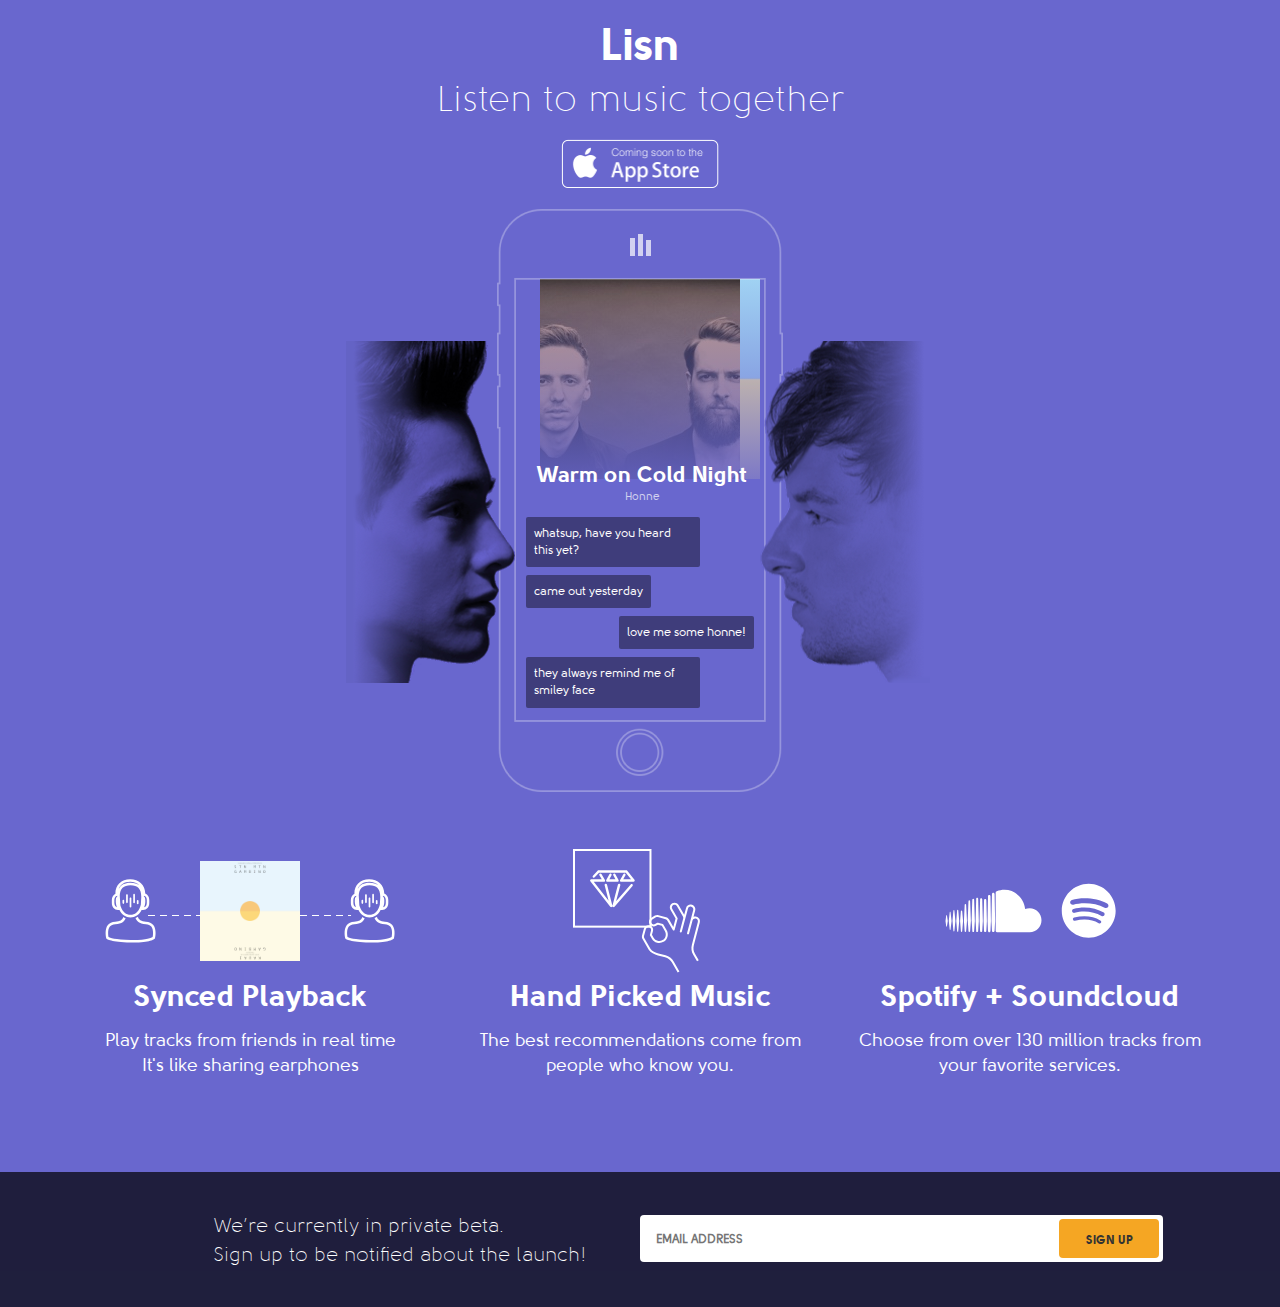
<file: index.html>
<!DOCTYPE html>
<html lang="en">
  <head>
    <meta charset="utf-8">
    <meta http-equiv="X-UA-Compatible" content="IE=edge">
    <meta name="viewport" content="width=device-width, initial-scale=1, maximum-scale=1, user-scalable=no"/>

    <!-- The above 3 meta tags *must* come first in the head; any other head content must come *after* these tags -->
    <title>Lisn - Share music with friends in real time</title>
    <!-- Bootstrap -->
    <link href="css/bootstrap.min.css" rel="stylesheet">
    <link href="css/lisn.css" rel="stylesheet">
    <!-- HTML5 shim and Respond.js for IE8 support of HTML5 elements and media queries -->
    <!-- WARNING: Respond.js doesn't work if you view the page via file:// -->
    <!--[if lt IE 9]>
      <script src="https://oss.maxcdn.com/html5shiv/3.7.2/html5shiv.min.js"></script>
      <script src="https://oss.maxcdn.com/respond/1.4.2/respond.min.js"></script>
    <![endif]-->
    <link rel="stylesheet" href="http://maxcdn.bootstrapcdn.com/bootstrap/3.3.6/css/bootstrap.min.css">
    <link rel="stylesheet" href="fonts/stylesheet.css" type="text/css" charset="utf-8" />
    <script src="http://code.jquery.com/jquery-1.10.2.js"></script>
    <script src="http://maxcdn.bootstrapcdn.com/bootstrap/3.3.6/js/bootstrap.min.js"></script>

   <script>

      $( function(){
        a=5;
        var colors = {
          "purple":"#6967CE",
          "yellow":"#DA9C16",
          "green":"#55BA69",
          "red":"#FD636A"
        };
        colorIndex = 1;
        function myLoop(messageIndex){


            setTimeout(function(){ $('.message').css('top',"+=0");

                      if(messageIndex<16){
                          topMessageHeight=$('#msg'+messageIndex).outerHeight(true);
                          console.log("Message height is " + topMessageHeight + " for index " + messageIndex);
                          offset="-="+topMessageHeight;
                          $('.message').css('top',offset);
                          if (messageIndex==8){
                            colorIndex += 1;
                            $( ".carouse-inner" ).animate({ "margin-left": "-=200px" },200);
                            $('#lisn').css("background",colors["yellow"]);
                            $('.carouse ').css("background","linear-gradient(transparent,#DA9C16)");
                            $('#msgboard').css("background",colors["yellow"]);
                            $('#msgboard').css("border-top","none");
                            $('#imgr1').css('opacity','0');
                            $('#imgr2').css('opacity','1');
                            $('#img1').css('opacity','0');
                            $('#img2').css('opacity','1');
                            $('#imgleft').css("margin-left","-114px");
                          }
                          else if (messageIndex==11){
                            colorIndex += 1;
                            $( ".carouse-inner" ).animate({ "margin-left": "-=200px" },200);
                            $('#lisn').css("background",colors["green"]);
                            $('.carouse').css("background","linear-gradient(transparent,#55BA69)");
                            $('#msgboard').css("background",colors["green"]);
                            $('#msgboard').css("border-top","none");
                            $('#imgr2').css('opacity','0');
                            $('#imgr3').css('opacity','1');
                            $('#img2').css('opacity','0');
                            $('#img3').css('opacity','1');
                            $('#imgleft').css("margin-left","-114px");
                          }
                          else if (messageIndex==14){
                            colorIndex += 1;
                            $( ".carouse-inner" ).animate({ "margin-left": "-=200px" },200);
                            $('#lisn').css("background",colors["red"]);
                            $('.carouse').css("background","linear-gradient(transparent,#FD636A)");
                            $('#msgboard').css("background",colors["red"]);
                            $('#msgboard').css("border-top","none");
                            $('#imgr3').css('opacity','0');
                            $('#imgr4').css('opacity','1');
                            $('#img3').css('opacity','0');
                            $('#img4').css('opacity','1');
                            $('#imgleft').css("margin-left","-114px");
                          }
                          $('#song' + (colorIndex-1)).css('opacity','0');
                          $('#artist'+ (colorIndex-1)).css('opacity','0');
                          $('#song' + colorIndex).css('opacity','1');
                          $('#artist' + colorIndex).css('opacity','0.7');
                          myLoop(messageIndex+1);
                        }
                        else if (messageIndex==16){
                            $('.message').animate({"top":"+=450px"},200);
                            $('#song' + colorIndex).css('opacity','0');
                            $('#artist' + colorIndex).css('opacity','0');
                            $('#song' + 1).css('opacity','1');
                            $('#artist' + 1).css('opacity','0.7');
                            $( ".carouse-inner" ).animate({ "margin-left": "+=600px" },200);
                            $('#lisn').css("background",colors["purple"]);
                            $('.carouse ').css("background","linear-gradient(transparent,#6967CE)");
                            $('#msgboard').css("background",colors["purple"]);
                            $('#msgboard').css("border-top","none");
                            $('#imgr4').css('opacity','0');
                            $('#imgr1').css('opacity','1');
                            $('#img4').css('opacity','0');
                            $('#img1').css('opacity','1');
                            $('#imgleft').css("margin-left","-114px");
                            colorIndex = 1;
                            myLoop(5);
                        }

                    },2000);
                      }

              myLoop(a);
      });
    </script>

    <script>
    $(function() {
        var $body = $(document);
        $body.bind('scroll', function() {
            if ($body.scrollLeft() !== 0) {
                $body.scrollLeft(0);
            }
        });
    });
    </script>
  </head>
  <body id="lisn">

      <div class="container">

        <div class="row">
          <div class="col-lg-12 col-md-12 col-sm-12 col-xs-12">
              <center> <h1 id="lisnTitle">Lisn</h1> <h2 id="Tagline">Listen to music together</h2> </center>
          </div>
        </div>

        <div class="row">
          <div class="col-lg-12 col-md-12 col-sm-12 col-xs-12">
              <center> <img src="images/app_store@2x.png" class="img-responsive" width="158px" style="margin:10px 0px 20px 0px"></center>
          </div>
        </div>

        <div class="row">
          <div class="col-lg-4 col-sm-2 col-md-3 ">
          </div>

          <div class="col-lg-4 col-sm-8 col-md-6 maincontent">
              <div class="bg" id="iphone">
                <center><img src="images/iphone@2x1.png" class="img-responsive" width="286px"></center>
              </div>
              <div id="dots"><div class="animated playing"></div></div>

              <div class="bg" id="img-contain">
              <div id="imgleft">
                <img id="img1" src="images/purple_left.png"  class="img-responsive" width="170px">
                <img id="img2" src="images/yellow_left.png"  class="img-responsive" width="170px">
                <img id="img3" src="images/green_left.png"   class="img-responsive" width="170px" >
                <img id="img4" src="images/red_left.png"     class="img-responsive" width="170px" >
              </div>

              <div id="imgright">
                <img id="imgr1" src="images/purple_right.png" width="170px">
                <img id="imgr2" src="images/yellow_right.png" width="170px">
                <img id="imgr3" src="images/green_right.png"  width="170px">
                <img id="imgr4" src="images/red_right.png"    width="170px">
              </div>
              </div>

              <div class="carouse">
                <div class="song"   id="song1">Warm on Cold Night</div>
                <div class="artist" id="artist1">Honne</div>
                <div class="song"   id="song2">CAMP</div>
                <div class="artist" id="artist2" >Childish Gambino</div>
                <div class="song"   id="song3">What Kind Of Man</div>
                <div class="artist" id="artist3">Nicholas Jaar</div>
                <div class="song"   id="song4">Step & Stagger</div>
                <div class="artist" id="artist4">Murlocs</div>

              <div class="carouse-inner">
                  <div class="pic" style="margin-left:0px;" >
                      <img src="images/art1.jpg"class="img-responsive" >
                  </div>

                  <div class="pic" style="margin-left:0px;">
                    <img src="images/art2.jpg" class="img-responsive">
                  </div>

                  <div class="pic" style="margin-left:0px;">
                    <img src="images/art3.jpg" clas="img-responsive">
                  </div>

                  <div class="pic" style="margin-left:0px;  ">
                    <img src="images/art4.jpg"class="img-responsive" >
                  </div>
              </div>

          </div>

              <div id="msgboard">

                  <div class="message ui-widget-content ui-corner-all received"  id="msg1">
                    whatsup, have you heard this yet?
                  </div>

                  <div class="message ui-widget-content ui-corner-all received"  id="msg2">
                  came out yesterday
                  </div>

                  <div class="message ui-widget-content ui-corner-all sent"  id="msg3">
                  love me some honne!
                  </div>

                  <div class="message ui-widget-content ui-corner-all received"  id="msg4">
                  they always remind me of smiley face
                  </div>

                  <div class="message ui-widget-content ui-corner-all sent"  id="msg5">
                  this is my favourite gambino track
                  </div>

                  <div class="message ui-widget-content ui-corner-all sent"  id="msg6">
                  I love this track. CAMP. The whole album is pretty dope
                  </div>

                  <div class="message ui-widget-content ui-corner-all sent"  id="msg7">
                  Have you seen his TV show though
                  </div>

                  <div class="message ui-widget-content ui-corner-all sent"  id="msg8">
                  Community? Yeah its hilarious haha
                  </div>

                  <div class="message ui-widget-content ui-corner-all received"  id="msg9">
                  i’ve been playing this on repeat for the last three days  teeth face
                  </div>

                  <div class="message ui-widget-content ui-corner-all received"  id="msg10">
                  #jaar kills it again
                  </div>

                  <div class="message ui-widget-content ui-corner-all received"  id="msg11">
                  his beats are so tribal
                  </div>

                  <div class="message ui-widget-content ui-corner-all sent"  id="msg12">
                  I’m gonna make everyone Lisn to this
                </div>
        </div>


            </div>

          <div class="col-lg-4 col-sm-2 col-md-3">
          </div>
        </div>
        <div class="row features-row">
          <div class="col-md-4 col-sm-12 feature">
            <div class="feature-image">
              <img src="./images/tile1.svg">
            </div>
            <div class="feature-description">
              <p class="feature-title">
                Synced Playback
              </p>
              <p class="feature-description">
                Play tracks from friends in real time<br>It's like sharing earphones
              </p>
            </div>
          </div>
          <div class="col-md-4 col-sm-12 feature">
            <div class="feature-image">
              <img src="./images/tile2.svg">
            </div>
            <div class="feature-description">
              <p class="feature-title">
                Hand Picked Music
              </p>
              <p class="feature-description">
                The best recommendations come from people who know you.
              </p>
            </div>
          </div>
          <div class="col-md-4 col-sm-12 feature">
            <div class="feature-image">
              <img src="./images/tile3.svg">
            </div>
            <div class="feature-description">
              <p class="feature-title">
                Spotify + Soundcloud
              </p>
              <p class="feature-description">
                Choose from over 130 million tracks from your favorite services.
              </p>
            </div>
          </div>
        </div>
      </div>
      <div class="container-fluid">
        <div  class="row" id="foot1">

          <div id="beta" class="col-lg-6 col-md-6 col-sm-6 col-xs-12">
            <div id="betaText"> We’re currently in private beta.<br>
                      Sign up to be notified about the launch!</div>
          </div>

          <div id="beta-signup" class="col-lg-6 col-md-6  col-sm-6 col-xs-12">
              <div id="inpt">  <input type="text" id="email" placeholder="EMAIL ADDRESS" >
            <button type="button" id="signup" class="btn btn-default">SIGN UP</button></div>
          </div>
        </div>

      </div>

      <!-- jQuery (necessary for Bootstrap's JavaScript plugins) -->
      <script src="https://ajax.googleapis.com/ajax/libs/jquery/1.11.3/jquery.min.js"></script>
      <!-- Include all compiled plugins (below), or include individual files as needed -->
      <script src="js/bootstrap.min.js"></script>
  </body>
</html>
</file>
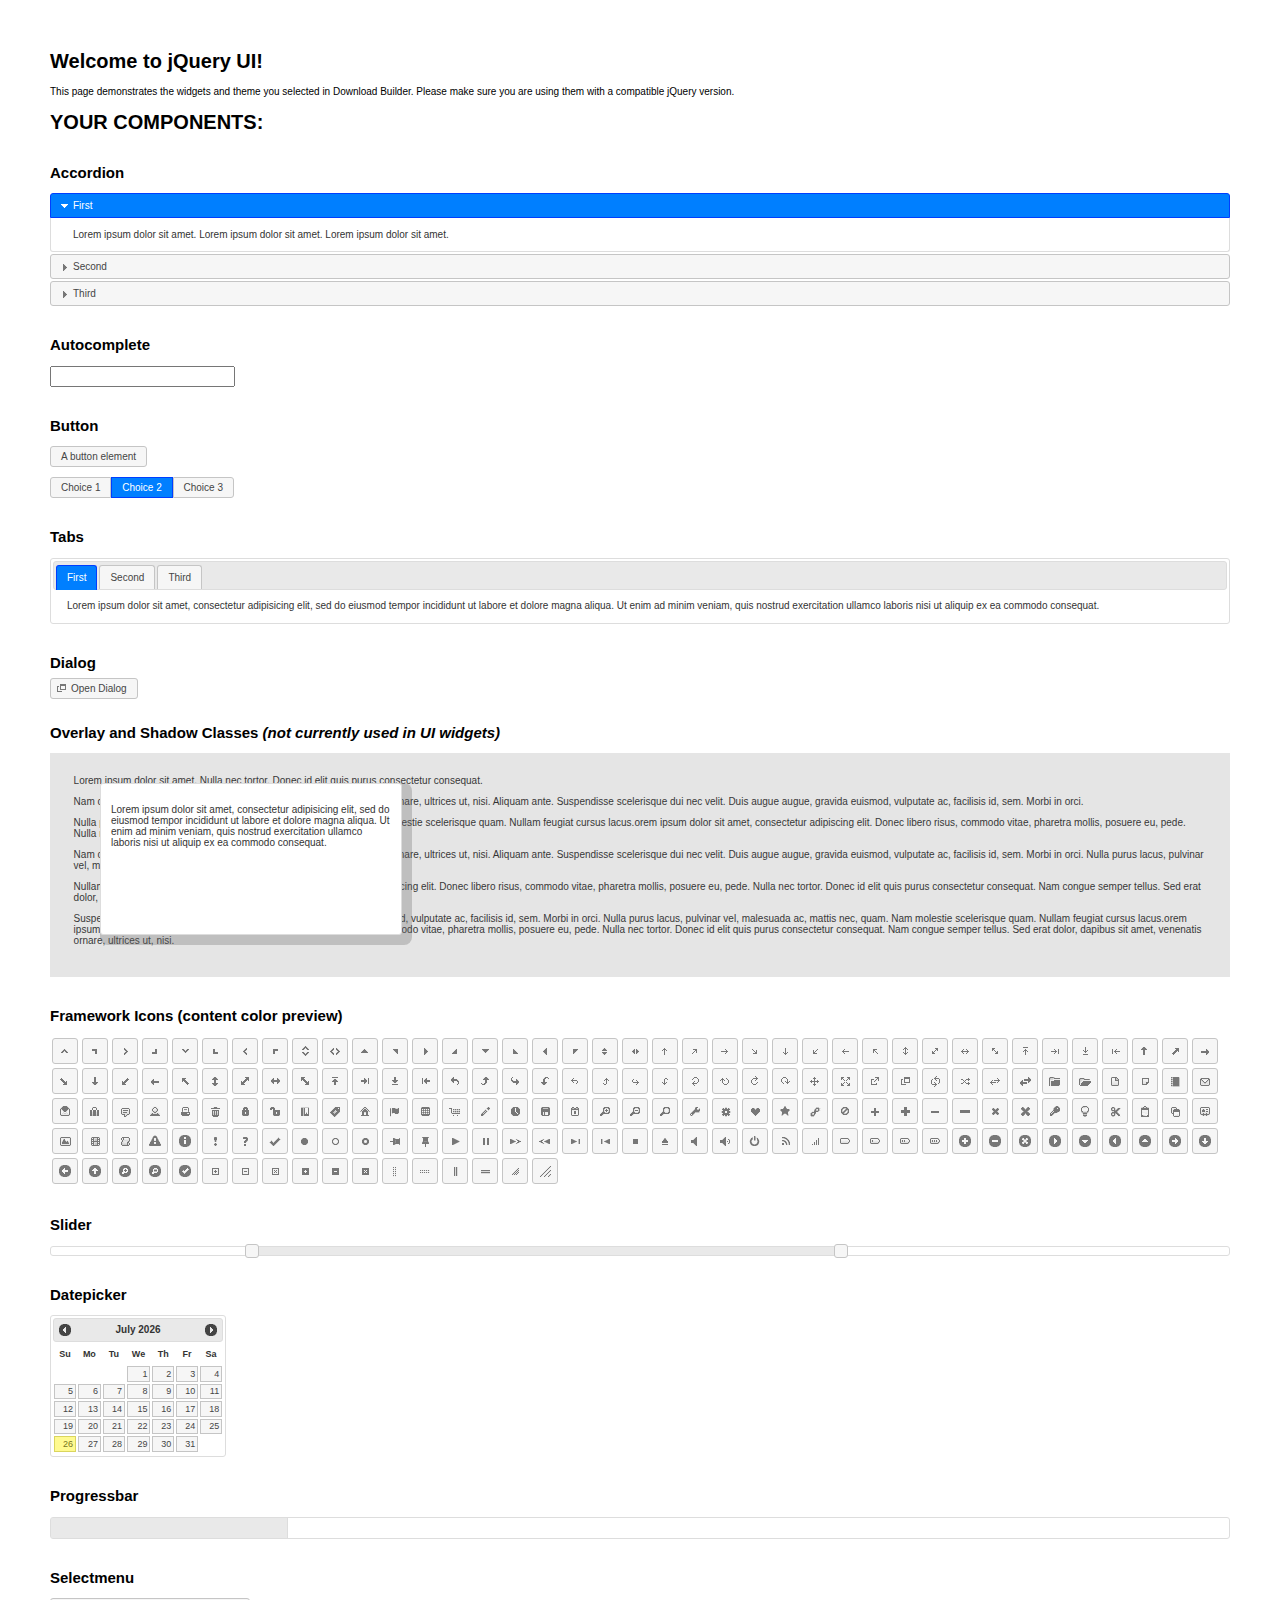
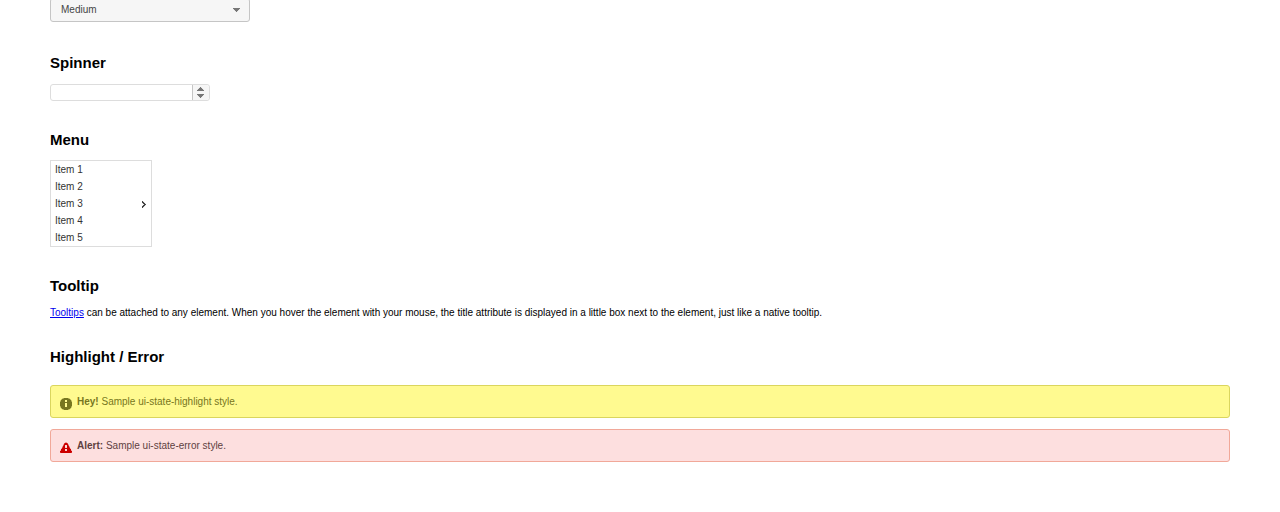
<file: js/jquery-ui-1.11.4.custom/index.html>
<!doctype html>
<html lang="us">
<head>
	<meta charset="utf-8">
	<title>jQuery UI Example Page</title>
	<link href="jquery-ui.css" rel="stylesheet">
	<style>
	body{
		font: 62.5% "Trebuchet MS", sans-serif;
		margin: 50px;
	}
	.demoHeaders {
		margin-top: 2em;
	}
	#dialog-link {
		padding: .4em 1em .4em 20px;
		text-decoration: none;
		position: relative;
	}
	#dialog-link span.ui-icon {
		margin: 0 5px 0 0;
		position: absolute;
		left: .2em;
		top: 50%;
		margin-top: -8px;
	}
	#icons {
		margin: 0;
		padding: 0;
	}
	#icons li {
		margin: 2px;
		position: relative;
		padding: 4px 0;
		cursor: pointer;
		float: left;
		list-style: none;
	}
	#icons span.ui-icon {
		float: left;
		margin: 0 4px;
	}
	.fakewindowcontain .ui-widget-overlay {
		position: absolute;
	}
	select {
		width: 200px;
	}
	</style>
</head>
<body>

<h1>Welcome to jQuery UI!</h1>

<div class="ui-widget">
	<p>This page demonstrates the widgets and theme you selected in Download Builder. Please make sure you are using them with a compatible jQuery version.</p>
</div>

<h1>YOUR COMPONENTS:</h1>


<!-- Accordion -->
<h2 class="demoHeaders">Accordion</h2>
<div id="accordion">
	<h3>First</h3>
	<div>Lorem ipsum dolor sit amet. Lorem ipsum dolor sit amet. Lorem ipsum dolor sit amet.</div>
	<h3>Second</h3>
	<div>Phasellus mattis tincidunt nibh.</div>
	<h3>Third</h3>
	<div>Nam dui erat, auctor a, dignissim quis.</div>
</div>



<!-- Autocomplete -->
<h2 class="demoHeaders">Autocomplete</h2>
<div>
	<input id="autocomplete" title="type &quot;a&quot;">
</div>



<!-- Button -->
<h2 class="demoHeaders">Button</h2>
<button id="button">A button element</button>
<form style="margin-top: 1em;">
	<div id="radioset">
		<input type="radio" id="radio1" name="radio"><label for="radio1">Choice 1</label>
		<input type="radio" id="radio2" name="radio" checked="checked"><label for="radio2">Choice 2</label>
		<input type="radio" id="radio3" name="radio"><label for="radio3">Choice 3</label>
	</div>
</form>



<!-- Tabs -->
<h2 class="demoHeaders">Tabs</h2>
<div id="tabs">
	<ul>
		<li><a href="#tabs-1">First</a></li>
		<li><a href="#tabs-2">Second</a></li>
		<li><a href="#tabs-3">Third</a></li>
	</ul>
	<div id="tabs-1">Lorem ipsum dolor sit amet, consectetur adipisicing elit, sed do eiusmod tempor incididunt ut labore et dolore magna aliqua. Ut enim ad minim veniam, quis nostrud exercitation ullamco laboris nisi ut aliquip ex ea commodo consequat.</div>
	<div id="tabs-2">Phasellus mattis tincidunt nibh. Cras orci urna, blandit id, pretium vel, aliquet ornare, felis. Maecenas scelerisque sem non nisl. Fusce sed lorem in enim dictum bibendum.</div>
	<div id="tabs-3">Nam dui erat, auctor a, dignissim quis, sollicitudin eu, felis. Pellentesque nisi urna, interdum eget, sagittis et, consequat vestibulum, lacus. Mauris porttitor ullamcorper augue.</div>
</div>



<!-- Dialog NOTE: Dialog is not generated by UI in this demo so it can be visually styled in themeroller-->
<h2 class="demoHeaders">Dialog</h2>
<p><a href="#" id="dialog-link" class="ui-state-default ui-corner-all"><span class="ui-icon ui-icon-newwin"></span>Open Dialog</a></p>

<h2 class="demoHeaders">Overlay and Shadow Classes <em>(not currently used in UI widgets)</em></h2>
<div style="position: relative; width: 96%; height: 200px; padding:1% 2%; overflow:hidden;" class="fakewindowcontain">
	<p>Lorem ipsum dolor sit amet,  Nulla nec tortor. Donec id elit quis purus consectetur consequat. </p><p>Nam congue semper tellus. Sed erat dolor, dapibus sit amet, venenatis ornare, ultrices ut, nisi. Aliquam ante. Suspendisse scelerisque dui nec velit. Duis augue augue, gravida euismod, vulputate ac, facilisis id, sem. Morbi in orci. </p><p>Nulla purus lacus, pulvinar vel, malesuada ac, mattis nec, quam. Nam molestie scelerisque quam. Nullam feugiat cursus lacus.orem ipsum dolor sit amet, consectetur adipiscing elit. Donec libero risus, commodo vitae, pharetra mollis, posuere eu, pede. Nulla nec tortor. Donec id elit quis purus consectetur consequat. </p><p>Nam congue semper tellus. Sed erat dolor, dapibus sit amet, venenatis ornare, ultrices ut, nisi. Aliquam ante. Suspendisse scelerisque dui nec velit. Duis augue augue, gravida euismod, vulputate ac, facilisis id, sem. Morbi in orci. Nulla purus lacus, pulvinar vel, malesuada ac, mattis nec, quam. Nam molestie scelerisque quam. </p><p>Nullam feugiat cursus lacus.orem ipsum dolor sit amet, consectetur adipiscing elit. Donec libero risus, commodo vitae, pharetra mollis, posuere eu, pede. Nulla nec tortor. Donec id elit quis purus consectetur consequat. Nam congue semper tellus. Sed erat dolor, dapibus sit amet, venenatis ornare, ultrices ut, nisi. Aliquam ante. </p><p>Suspendisse scelerisque dui nec velit. Duis augue augue, gravida euismod, vulputate ac, facilisis id, sem. Morbi in orci. Nulla purus lacus, pulvinar vel, malesuada ac, mattis nec, quam. Nam molestie scelerisque quam. Nullam feugiat cursus lacus.orem ipsum dolor sit amet, consectetur adipiscing elit. Donec libero risus, commodo vitae, pharetra mollis, posuere eu, pede. Nulla nec tortor. Donec id elit quis purus consectetur consequat. Nam congue semper tellus. Sed erat dolor, dapibus sit amet, venenatis ornare, ultrices ut, nisi. </p>

	<!-- ui-dialog -->
	<div class="ui-overlay"><div class="ui-widget-overlay"></div><div class="ui-widget-shadow ui-corner-all" style="width: 302px; height: 152px; position: absolute; left: 50px; top: 30px;"></div></div>
	<div style="position: absolute; width: 280px; height: 130px;left: 50px; top: 30px; padding: 10px;" class="ui-widget ui-widget-content ui-corner-all">
		<div class="ui-dialog-content ui-widget-content" style="background: none; border: 0;">
			<p>Lorem ipsum dolor sit amet, consectetur adipisicing elit, sed do eiusmod tempor incididunt ut labore et dolore magna aliqua. Ut enim ad minim veniam, quis nostrud exercitation ullamco laboris nisi ut aliquip ex ea commodo consequat.</p>
		</div>
	</div>

</div>

<!-- ui-dialog -->
<div id="dialog" title="Dialog Title">
	<p>Lorem ipsum dolor sit amet, consectetur adipisicing elit, sed do eiusmod tempor incididunt ut labore et dolore magna aliqua. Ut enim ad minim veniam, quis nostrud exercitation ullamco laboris nisi ut aliquip ex ea commodo consequat.</p>
</div>



<h2 class="demoHeaders">Framework Icons (content color preview)</h2>
<ul id="icons" class="ui-widget ui-helper-clearfix">
	<li class="ui-state-default ui-corner-all" title=".ui-icon-carat-1-n"><span class="ui-icon ui-icon-carat-1-n"></span></li>
	<li class="ui-state-default ui-corner-all" title=".ui-icon-carat-1-ne"><span class="ui-icon ui-icon-carat-1-ne"></span></li>
	<li class="ui-state-default ui-corner-all" title=".ui-icon-carat-1-e"><span class="ui-icon ui-icon-carat-1-e"></span></li>
	<li class="ui-state-default ui-corner-all" title=".ui-icon-carat-1-se"><span class="ui-icon ui-icon-carat-1-se"></span></li>
	<li class="ui-state-default ui-corner-all" title=".ui-icon-carat-1-s"><span class="ui-icon ui-icon-carat-1-s"></span></li>
	<li class="ui-state-default ui-corner-all" title=".ui-icon-carat-1-sw"><span class="ui-icon ui-icon-carat-1-sw"></span></li>
	<li class="ui-state-default ui-corner-all" title=".ui-icon-carat-1-w"><span class="ui-icon ui-icon-carat-1-w"></span></li>
	<li class="ui-state-default ui-corner-all" title=".ui-icon-carat-1-nw"><span class="ui-icon ui-icon-carat-1-nw"></span></li>
	<li class="ui-state-default ui-corner-all" title=".ui-icon-carat-2-n-s"><span class="ui-icon ui-icon-carat-2-n-s"></span></li>
	<li class="ui-state-default ui-corner-all" title=".ui-icon-carat-2-e-w"><span class="ui-icon ui-icon-carat-2-e-w"></span></li>
	<li class="ui-state-default ui-corner-all" title=".ui-icon-triangle-1-n"><span class="ui-icon ui-icon-triangle-1-n"></span></li>
	<li class="ui-state-default ui-corner-all" title=".ui-icon-triangle-1-ne"><span class="ui-icon ui-icon-triangle-1-ne"></span></li>
	<li class="ui-state-default ui-corner-all" title=".ui-icon-triangle-1-e"><span class="ui-icon ui-icon-triangle-1-e"></span></li>
	<li class="ui-state-default ui-corner-all" title=".ui-icon-triangle-1-se"><span class="ui-icon ui-icon-triangle-1-se"></span></li>
	<li class="ui-state-default ui-corner-all" title=".ui-icon-triangle-1-s"><span class="ui-icon ui-icon-triangle-1-s"></span></li>
	<li class="ui-state-default ui-corner-all" title=".ui-icon-triangle-1-sw"><span class="ui-icon ui-icon-triangle-1-sw"></span></li>
	<li class="ui-state-default ui-corner-all" title=".ui-icon-triangle-1-w"><span class="ui-icon ui-icon-triangle-1-w"></span></li>
	<li class="ui-state-default ui-corner-all" title=".ui-icon-triangle-1-nw"><span class="ui-icon ui-icon-triangle-1-nw"></span></li>
	<li class="ui-state-default ui-corner-all" title=".ui-icon-triangle-2-n-s"><span class="ui-icon ui-icon-triangle-2-n-s"></span></li>
	<li class="ui-state-default ui-corner-all" title=".ui-icon-triangle-2-e-w"><span class="ui-icon ui-icon-triangle-2-e-w"></span></li>
	<li class="ui-state-default ui-corner-all" title=".ui-icon-arrow-1-n"><span class="ui-icon ui-icon-arrow-1-n"></span></li>
	<li class="ui-state-default ui-corner-all" title=".ui-icon-arrow-1-ne"><span class="ui-icon ui-icon-arrow-1-ne"></span></li>
	<li class="ui-state-default ui-corner-all" title=".ui-icon-arrow-1-e"><span class="ui-icon ui-icon-arrow-1-e"></span></li>
	<li class="ui-state-default ui-corner-all" title=".ui-icon-arrow-1-se"><span class="ui-icon ui-icon-arrow-1-se"></span></li>
	<li class="ui-state-default ui-corner-all" title=".ui-icon-arrow-1-s"><span class="ui-icon ui-icon-arrow-1-s"></span></li>
	<li class="ui-state-default ui-corner-all" title=".ui-icon-arrow-1-sw"><span class="ui-icon ui-icon-arrow-1-sw"></span></li>
	<li class="ui-state-default ui-corner-all" title=".ui-icon-arrow-1-w"><span class="ui-icon ui-icon-arrow-1-w"></span></li>
	<li class="ui-state-default ui-corner-all" title=".ui-icon-arrow-1-nw"><span class="ui-icon ui-icon-arrow-1-nw"></span></li>
	<li class="ui-state-default ui-corner-all" title=".ui-icon-arrow-2-n-s"><span class="ui-icon ui-icon-arrow-2-n-s"></span></li>
	<li class="ui-state-default ui-corner-all" title=".ui-icon-arrow-2-ne-sw"><span class="ui-icon ui-icon-arrow-2-ne-sw"></span></li>
	<li class="ui-state-default ui-corner-all" title=".ui-icon-arrow-2-e-w"><span class="ui-icon ui-icon-arrow-2-e-w"></span></li>
	<li class="ui-state-default ui-corner-all" title=".ui-icon-arrow-2-se-nw"><span class="ui-icon ui-icon-arrow-2-se-nw"></span></li>
	<li class="ui-state-default ui-corner-all" title=".ui-icon-arrowstop-1-n"><span class="ui-icon ui-icon-arrowstop-1-n"></span></li>
	<li class="ui-state-default ui-corner-all" title=".ui-icon-arrowstop-1-e"><span class="ui-icon ui-icon-arrowstop-1-e"></span></li>
	<li class="ui-state-default ui-corner-all" title=".ui-icon-arrowstop-1-s"><span class="ui-icon ui-icon-arrowstop-1-s"></span></li>
	<li class="ui-state-default ui-corner-all" title=".ui-icon-arrowstop-1-w"><span class="ui-icon ui-icon-arrowstop-1-w"></span></li>
	<li class="ui-state-default ui-corner-all" title=".ui-icon-arrowthick-1-n"><span class="ui-icon ui-icon-arrowthick-1-n"></span></li>
	<li class="ui-state-default ui-corner-all" title=".ui-icon-arrowthick-1-ne"><span class="ui-icon ui-icon-arrowthick-1-ne"></span></li>
	<li class="ui-state-default ui-corner-all" title=".ui-icon-arrowthick-1-e"><span class="ui-icon ui-icon-arrowthick-1-e"></span></li>
	<li class="ui-state-default ui-corner-all" title=".ui-icon-arrowthick-1-se"><span class="ui-icon ui-icon-arrowthick-1-se"></span></li>
	<li class="ui-state-default ui-corner-all" title=".ui-icon-arrowthick-1-s"><span class="ui-icon ui-icon-arrowthick-1-s"></span></li>
	<li class="ui-state-default ui-corner-all" title=".ui-icon-arrowthick-1-sw"><span class="ui-icon ui-icon-arrowthick-1-sw"></span></li>
	<li class="ui-state-default ui-corner-all" title=".ui-icon-arrowthick-1-w"><span class="ui-icon ui-icon-arrowthick-1-w"></span></li>
	<li class="ui-state-default ui-corner-all" title=".ui-icon-arrowthick-1-nw"><span class="ui-icon ui-icon-arrowthick-1-nw"></span></li>
	<li class="ui-state-default ui-corner-all" title=".ui-icon-arrowthick-2-n-s"><span class="ui-icon ui-icon-arrowthick-2-n-s"></span></li>
	<li class="ui-state-default ui-corner-all" title=".ui-icon-arrowthick-2-ne-sw"><span class="ui-icon ui-icon-arrowthick-2-ne-sw"></span></li>
	<li class="ui-state-default ui-corner-all" title=".ui-icon-arrowthick-2-e-w"><span class="ui-icon ui-icon-arrowthick-2-e-w"></span></li>
	<li class="ui-state-default ui-corner-all" title=".ui-icon-arrowthick-2-se-nw"><span class="ui-icon ui-icon-arrowthick-2-se-nw"></span></li>
	<li class="ui-state-default ui-corner-all" title=".ui-icon-arrowthickstop-1-n"><span class="ui-icon ui-icon-arrowthickstop-1-n"></span></li>
	<li class="ui-state-default ui-corner-all" title=".ui-icon-arrowthickstop-1-e"><span class="ui-icon ui-icon-arrowthickstop-1-e"></span></li>
	<li class="ui-state-default ui-corner-all" title=".ui-icon-arrowthickstop-1-s"><span class="ui-icon ui-icon-arrowthickstop-1-s"></span></li>
	<li class="ui-state-default ui-corner-all" title=".ui-icon-arrowthickstop-1-w"><span class="ui-icon ui-icon-arrowthickstop-1-w"></span></li>
	<li class="ui-state-default ui-corner-all" title=".ui-icon-arrowreturnthick-1-w"><span class="ui-icon ui-icon-arrowreturnthick-1-w"></span></li>
	<li class="ui-state-default ui-corner-all" title=".ui-icon-arrowreturnthick-1-n"><span class="ui-icon ui-icon-arrowreturnthick-1-n"></span></li>
	<li class="ui-state-default ui-corner-all" title=".ui-icon-arrowreturnthick-1-e"><span class="ui-icon ui-icon-arrowreturnthick-1-e"></span></li>
	<li class="ui-state-default ui-corner-all" title=".ui-icon-arrowreturnthick-1-s"><span class="ui-icon ui-icon-arrowreturnthick-1-s"></span></li>
	<li class="ui-state-default ui-corner-all" title=".ui-icon-arrowreturn-1-w"><span class="ui-icon ui-icon-arrowreturn-1-w"></span></li>
	<li class="ui-state-default ui-corner-all" title=".ui-icon-arrowreturn-1-n"><span class="ui-icon ui-icon-arrowreturn-1-n"></span></li>
	<li class="ui-state-default ui-corner-all" title=".ui-icon-arrowreturn-1-e"><span class="ui-icon ui-icon-arrowreturn-1-e"></span></li>
	<li class="ui-state-default ui-corner-all" title=".ui-icon-arrowreturn-1-s"><span class="ui-icon ui-icon-arrowreturn-1-s"></span></li>
	<li class="ui-state-default ui-corner-all" title=".ui-icon-arrowrefresh-1-w"><span class="ui-icon ui-icon-arrowrefresh-1-w"></span></li>
	<li class="ui-state-default ui-corner-all" title=".ui-icon-arrowrefresh-1-n"><span class="ui-icon ui-icon-arrowrefresh-1-n"></span></li>
	<li class="ui-state-default ui-corner-all" title=".ui-icon-arrowrefresh-1-e"><span class="ui-icon ui-icon-arrowrefresh-1-e"></span></li>
	<li class="ui-state-default ui-corner-all" title=".ui-icon-arrowrefresh-1-s"><span class="ui-icon ui-icon-arrowrefresh-1-s"></span></li>
	<li class="ui-state-default ui-corner-all" title=".ui-icon-arrow-4"><span class="ui-icon ui-icon-arrow-4"></span></li>
	<li class="ui-state-default ui-corner-all" title=".ui-icon-arrow-4-diag"><span class="ui-icon ui-icon-arrow-4-diag"></span></li>
	<li class="ui-state-default ui-corner-all" title=".ui-icon-extlink"><span class="ui-icon ui-icon-extlink"></span></li>
	<li class="ui-state-default ui-corner-all" title=".ui-icon-newwin"><span class="ui-icon ui-icon-newwin"></span></li>
	<li class="ui-state-default ui-corner-all" title=".ui-icon-refresh"><span class="ui-icon ui-icon-refresh"></span></li>
	<li class="ui-state-default ui-corner-all" title=".ui-icon-shuffle"><span class="ui-icon ui-icon-shuffle"></span></li>
	<li class="ui-state-default ui-corner-all" title=".ui-icon-transfer-e-w"><span class="ui-icon ui-icon-transfer-e-w"></span></li>
	<li class="ui-state-default ui-corner-all" title=".ui-icon-transferthick-e-w"><span class="ui-icon ui-icon-transferthick-e-w"></span></li>
	<li class="ui-state-default ui-corner-all" title=".ui-icon-folder-collapsed"><span class="ui-icon ui-icon-folder-collapsed"></span></li>
	<li class="ui-state-default ui-corner-all" title=".ui-icon-folder-open"><span class="ui-icon ui-icon-folder-open"></span></li>
	<li class="ui-state-default ui-corner-all" title=".ui-icon-document"><span class="ui-icon ui-icon-document"></span></li>
	<li class="ui-state-default ui-corner-all" title=".ui-icon-document-b"><span class="ui-icon ui-icon-document-b"></span></li>
	<li class="ui-state-default ui-corner-all" title=".ui-icon-note"><span class="ui-icon ui-icon-note"></span></li>
	<li class="ui-state-default ui-corner-all" title=".ui-icon-mail-closed"><span class="ui-icon ui-icon-mail-closed"></span></li>
	<li class="ui-state-default ui-corner-all" title=".ui-icon-mail-open"><span class="ui-icon ui-icon-mail-open"></span></li>
	<li class="ui-state-default ui-corner-all" title=".ui-icon-suitcase"><span class="ui-icon ui-icon-suitcase"></span></li>
	<li class="ui-state-default ui-corner-all" title=".ui-icon-comment"><span class="ui-icon ui-icon-comment"></span></li>
	<li class="ui-state-default ui-corner-all" title=".ui-icon-person"><span class="ui-icon ui-icon-person"></span></li>
	<li class="ui-state-default ui-corner-all" title=".ui-icon-print"><span class="ui-icon ui-icon-print"></span></li>
	<li class="ui-state-default ui-corner-all" title=".ui-icon-trash"><span class="ui-icon ui-icon-trash"></span></li>
	<li class="ui-state-default ui-corner-all" title=".ui-icon-locked"><span class="ui-icon ui-icon-locked"></span></li>
	<li class="ui-state-default ui-corner-all" title=".ui-icon-unlocked"><span class="ui-icon ui-icon-unlocked"></span></li>
	<li class="ui-state-default ui-corner-all" title=".ui-icon-bookmark"><span class="ui-icon ui-icon-bookmark"></span></li>
	<li class="ui-state-default ui-corner-all" title=".ui-icon-tag"><span class="ui-icon ui-icon-tag"></span></li>
	<li class="ui-state-default ui-corner-all" title=".ui-icon-home"><span class="ui-icon ui-icon-home"></span></li>
	<li class="ui-state-default ui-corner-all" title=".ui-icon-flag"><span class="ui-icon ui-icon-flag"></span></li>
	<li class="ui-state-default ui-corner-all" title=".ui-icon-calculator"><span class="ui-icon ui-icon-calculator"></span></li>
	<li class="ui-state-default ui-corner-all" title=".ui-icon-cart"><span class="ui-icon ui-icon-cart"></span></li>
	<li class="ui-state-default ui-corner-all" title=".ui-icon-pencil"><span class="ui-icon ui-icon-pencil"></span></li>
	<li class="ui-state-default ui-corner-all" title=".ui-icon-clock"><span class="ui-icon ui-icon-clock"></span></li>
	<li class="ui-state-default ui-corner-all" title=".ui-icon-disk"><span class="ui-icon ui-icon-disk"></span></li>
	<li class="ui-state-default ui-corner-all" title=".ui-icon-calendar"><span class="ui-icon ui-icon-calendar"></span></li>
	<li class="ui-state-default ui-corner-all" title=".ui-icon-zoomin"><span class="ui-icon ui-icon-zoomin"></span></li>
	<li class="ui-state-default ui-corner-all" title=".ui-icon-zoomout"><span class="ui-icon ui-icon-zoomout"></span></li>
	<li class="ui-state-default ui-corner-all" title=".ui-icon-search"><span class="ui-icon ui-icon-search"></span></li>
	<li class="ui-state-default ui-corner-all" title=".ui-icon-wrench"><span class="ui-icon ui-icon-wrench"></span></li>
	<li class="ui-state-default ui-corner-all" title=".ui-icon-gear"><span class="ui-icon ui-icon-gear"></span></li>
	<li class="ui-state-default ui-corner-all" title=".ui-icon-heart"><span class="ui-icon ui-icon-heart"></span></li>
	<li class="ui-state-default ui-corner-all" title=".ui-icon-star"><span class="ui-icon ui-icon-star"></span></li>
	<li class="ui-state-default ui-corner-all" title=".ui-icon-link"><span class="ui-icon ui-icon-link"></span></li>
	<li class="ui-state-default ui-corner-all" title=".ui-icon-cancel"><span class="ui-icon ui-icon-cancel"></span></li>
	<li class="ui-state-default ui-corner-all" title=".ui-icon-plus"><span class="ui-icon ui-icon-plus"></span></li>
	<li class="ui-state-default ui-corner-all" title=".ui-icon-plusthick"><span class="ui-icon ui-icon-plusthick"></span></li>
	<li class="ui-state-default ui-corner-all" title=".ui-icon-minus"><span class="ui-icon ui-icon-minus"></span></li>
	<li class="ui-state-default ui-corner-all" title=".ui-icon-minusthick"><span class="ui-icon ui-icon-minusthick"></span></li>
	<li class="ui-state-default ui-corner-all" title=".ui-icon-close"><span class="ui-icon ui-icon-close"></span></li>
	<li class="ui-state-default ui-corner-all" title=".ui-icon-closethick"><span class="ui-icon ui-icon-closethick"></span></li>
	<li class="ui-state-default ui-corner-all" title=".ui-icon-key"><span class="ui-icon ui-icon-key"></span></li>
	<li class="ui-state-default ui-corner-all" title=".ui-icon-lightbulb"><span class="ui-icon ui-icon-lightbulb"></span></li>
	<li class="ui-state-default ui-corner-all" title=".ui-icon-scissors"><span class="ui-icon ui-icon-scissors"></span></li>
	<li class="ui-state-default ui-corner-all" title=".ui-icon-clipboard"><span class="ui-icon ui-icon-clipboard"></span></li>
	<li class="ui-state-default ui-corner-all" title=".ui-icon-copy"><span class="ui-icon ui-icon-copy"></span></li>
	<li class="ui-state-default ui-corner-all" title=".ui-icon-contact"><span class="ui-icon ui-icon-contact"></span></li>
	<li class="ui-state-default ui-corner-all" title=".ui-icon-image"><span class="ui-icon ui-icon-image"></span></li>
	<li class="ui-state-default ui-corner-all" title=".ui-icon-video"><span class="ui-icon ui-icon-video"></span></li>
	<li class="ui-state-default ui-corner-all" title=".ui-icon-script"><span class="ui-icon ui-icon-script"></span></li>
	<li class="ui-state-default ui-corner-all" title=".ui-icon-alert"><span class="ui-icon ui-icon-alert"></span></li>
	<li class="ui-state-default ui-corner-all" title=".ui-icon-info"><span class="ui-icon ui-icon-info"></span></li>
	<li class="ui-state-default ui-corner-all" title=".ui-icon-notice"><span class="ui-icon ui-icon-notice"></span></li>
	<li class="ui-state-default ui-corner-all" title=".ui-icon-help"><span class="ui-icon ui-icon-help"></span></li>
	<li class="ui-state-default ui-corner-all" title=".ui-icon-check"><span class="ui-icon ui-icon-check"></span></li>
	<li class="ui-state-default ui-corner-all" title=".ui-icon-bullet"><span class="ui-icon ui-icon-bullet"></span></li>
	<li class="ui-state-default ui-corner-all" title=".ui-icon-radio-off"><span class="ui-icon ui-icon-radio-off"></span></li>
	<li class="ui-state-default ui-corner-all" title=".ui-icon-radio-on"><span class="ui-icon ui-icon-radio-on"></span></li>
	<li class="ui-state-default ui-corner-all" title=".ui-icon-pin-w"><span class="ui-icon ui-icon-pin-w"></span></li>
	<li class="ui-state-default ui-corner-all" title=".ui-icon-pin-s"><span class="ui-icon ui-icon-pin-s"></span></li>
	<li class="ui-state-default ui-corner-all" title=".ui-icon-play"><span class="ui-icon ui-icon-play"></span></li>
	<li class="ui-state-default ui-corner-all" title=".ui-icon-pause"><span class="ui-icon ui-icon-pause"></span></li>
	<li class="ui-state-default ui-corner-all" title=".ui-icon-seek-next"><span class="ui-icon ui-icon-seek-next"></span></li>
	<li class="ui-state-default ui-corner-all" title=".ui-icon-seek-prev"><span class="ui-icon ui-icon-seek-prev"></span></li>
	<li class="ui-state-default ui-corner-all" title=".ui-icon-seek-end"><span class="ui-icon ui-icon-seek-end"></span></li>
	<li class="ui-state-default ui-corner-all" title=".ui-icon-seek-first"><span class="ui-icon ui-icon-seek-first"></span></li>
	<li class="ui-state-default ui-corner-all" title=".ui-icon-stop"><span class="ui-icon ui-icon-stop"></span></li>
	<li class="ui-state-default ui-corner-all" title=".ui-icon-eject"><span class="ui-icon ui-icon-eject"></span></li>
	<li class="ui-state-default ui-corner-all" title=".ui-icon-volume-off"><span class="ui-icon ui-icon-volume-off"></span></li>
	<li class="ui-state-default ui-corner-all" title=".ui-icon-volume-on"><span class="ui-icon ui-icon-volume-on"></span></li>
	<li class="ui-state-default ui-corner-all" title=".ui-icon-power"><span class="ui-icon ui-icon-power"></span></li>
	<li class="ui-state-default ui-corner-all" title=".ui-icon-signal-diag"><span class="ui-icon ui-icon-signal-diag"></span></li>
	<li class="ui-state-default ui-corner-all" title=".ui-icon-signal"><span class="ui-icon ui-icon-signal"></span></li>
	<li class="ui-state-default ui-corner-all" title=".ui-icon-battery-0"><span class="ui-icon ui-icon-battery-0"></span></li>
	<li class="ui-state-default ui-corner-all" title=".ui-icon-battery-1"><span class="ui-icon ui-icon-battery-1"></span></li>
	<li class="ui-state-default ui-corner-all" title=".ui-icon-battery-2"><span class="ui-icon ui-icon-battery-2"></span></li>
	<li class="ui-state-default ui-corner-all" title=".ui-icon-battery-3"><span class="ui-icon ui-icon-battery-3"></span></li>
	<li class="ui-state-default ui-corner-all" title=".ui-icon-circle-plus"><span class="ui-icon ui-icon-circle-plus"></span></li>
	<li class="ui-state-default ui-corner-all" title=".ui-icon-circle-minus"><span class="ui-icon ui-icon-circle-minus"></span></li>
	<li class="ui-state-default ui-corner-all" title=".ui-icon-circle-close"><span class="ui-icon ui-icon-circle-close"></span></li>
	<li class="ui-state-default ui-corner-all" title=".ui-icon-circle-triangle-e"><span class="ui-icon ui-icon-circle-triangle-e"></span></li>
	<li class="ui-state-default ui-corner-all" title=".ui-icon-circle-triangle-s"><span class="ui-icon ui-icon-circle-triangle-s"></span></li>
	<li class="ui-state-default ui-corner-all" title=".ui-icon-circle-triangle-w"><span class="ui-icon ui-icon-circle-triangle-w"></span></li>
	<li class="ui-state-default ui-corner-all" title=".ui-icon-circle-triangle-n"><span class="ui-icon ui-icon-circle-triangle-n"></span></li>
	<li class="ui-state-default ui-corner-all" title=".ui-icon-circle-arrow-e"><span class="ui-icon ui-icon-circle-arrow-e"></span></li>
	<li class="ui-state-default ui-corner-all" title=".ui-icon-circle-arrow-s"><span class="ui-icon ui-icon-circle-arrow-s"></span></li>
	<li class="ui-state-default ui-corner-all" title=".ui-icon-circle-arrow-w"><span class="ui-icon ui-icon-circle-arrow-w"></span></li>
	<li class="ui-state-default ui-corner-all" title=".ui-icon-circle-arrow-n"><span class="ui-icon ui-icon-circle-arrow-n"></span></li>
	<li class="ui-state-default ui-corner-all" title=".ui-icon-circle-zoomin"><span class="ui-icon ui-icon-circle-zoomin"></span></li>
	<li class="ui-state-default ui-corner-all" title=".ui-icon-circle-zoomout"><span class="ui-icon ui-icon-circle-zoomout"></span></li>
	<li class="ui-state-default ui-corner-all" title=".ui-icon-circle-check"><span class="ui-icon ui-icon-circle-check"></span></li>
	<li class="ui-state-default ui-corner-all" title=".ui-icon-circlesmall-plus"><span class="ui-icon ui-icon-circlesmall-plus"></span></li>
	<li class="ui-state-default ui-corner-all" title=".ui-icon-circlesmall-minus"><span class="ui-icon ui-icon-circlesmall-minus"></span></li>
	<li class="ui-state-default ui-corner-all" title=".ui-icon-circlesmall-close"><span class="ui-icon ui-icon-circlesmall-close"></span></li>
	<li class="ui-state-default ui-corner-all" title=".ui-icon-squaresmall-plus"><span class="ui-icon ui-icon-squaresmall-plus"></span></li>
	<li class="ui-state-default ui-corner-all" title=".ui-icon-squaresmall-minus"><span class="ui-icon ui-icon-squaresmall-minus"></span></li>
	<li class="ui-state-default ui-corner-all" title=".ui-icon-squaresmall-close"><span class="ui-icon ui-icon-squaresmall-close"></span></li>
	<li class="ui-state-default ui-corner-all" title=".ui-icon-grip-dotted-vertical"><span class="ui-icon ui-icon-grip-dotted-vertical"></span></li>
	<li class="ui-state-default ui-corner-all" title=".ui-icon-grip-dotted-horizontal"><span class="ui-icon ui-icon-grip-dotted-horizontal"></span></li>
	<li class="ui-state-default ui-corner-all" title=".ui-icon-grip-solid-vertical"><span class="ui-icon ui-icon-grip-solid-vertical"></span></li>
	<li class="ui-state-default ui-corner-all" title=".ui-icon-grip-solid-horizontal"><span class="ui-icon ui-icon-grip-solid-horizontal"></span></li>
	<li class="ui-state-default ui-corner-all" title=".ui-icon-gripsmall-diagonal-se"><span class="ui-icon ui-icon-gripsmall-diagonal-se"></span></li>
	<li class="ui-state-default ui-corner-all" title=".ui-icon-grip-diagonal-se"><span class="ui-icon ui-icon-grip-diagonal-se"></span></li>
</ul>


<!-- Slider -->
<h2 class="demoHeaders">Slider</h2>
<div id="slider"></div>



<!-- Datepicker -->
<h2 class="demoHeaders">Datepicker</h2>
<div id="datepicker"></div>



<!-- Progressbar -->
<h2 class="demoHeaders">Progressbar</h2>
<div id="progressbar"></div>



<!-- Progressbar -->
<h2 class="demoHeaders">Selectmenu</h2>
<select id="selectmenu">
	<option>Slower</option>
	<option>Slow</option>
	<option selected="selected">Medium</option>
	<option>Fast</option>
	<option>Faster</option>
</select>



<!-- Spinner -->
<h2 class="demoHeaders">Spinner</h2>
<input id="spinner">



<!-- Menu -->
<h2 class="demoHeaders">Menu</h2>
<ul style="width:100px;" id="menu">
	<li>Item 1</li>
	<li>Item 2</li>
	<li>Item 3
		<ul>
			<li>Item 3-1</li>
			<li>Item 3-2</li>
			<li>Item 3-3</li>
			<li>Item 3-4</li>
			<li>Item 3-5</li>
		</ul>
	</li>
	<li>Item 4</li>
	<li>Item 5</li>
</ul>



<!-- Tooltip -->
<h2 class="demoHeaders">Tooltip</h2>
<p id="tooltip">
	<a href="#" title="That&apos;s what this widget is">Tooltips</a> can be attached to any element. When you hover
the element with your mouse, the title attribute is displayed in a little box next to the element, just like a native tooltip.
</p>


<!-- Highlight / Error -->
<h2 class="demoHeaders">Highlight / Error</h2>
<div class="ui-widget">
	<div class="ui-state-highlight ui-corner-all" style="margin-top: 20px; padding: 0 .7em;">
		<p><span class="ui-icon ui-icon-info" style="float: left; margin-right: .3em;"></span>
		<strong>Hey!</strong> Sample ui-state-highlight style.</p>
	</div>
</div>
<br>
<div class="ui-widget">
	<div class="ui-state-error ui-corner-all" style="padding: 0 .7em;">
		<p><span class="ui-icon ui-icon-alert" style="float: left; margin-right: .3em;"></span>
		<strong>Alert:</strong> Sample ui-state-error style.</p>
	</div>
</div>

<script src="external/jquery/jquery.js"></script>
<script src="jquery-ui.js"></script>
<script>

$( "#accordion" ).accordion();



var availableTags = [
	"ActionScript",
	"AppleScript",
	"Asp",
	"BASIC",
	"C",
	"C++",
	"Clojure",
	"COBOL",
	"ColdFusion",
	"Erlang",
	"Fortran",
	"Groovy",
	"Haskell",
	"Java",
	"JavaScript",
	"Lisp",
	"Perl",
	"PHP",
	"Python",
	"Ruby",
	"Scala",
	"Scheme"
];
$( "#autocomplete" ).autocomplete({
	source: availableTags
});



$( "#button" ).button();
$( "#radioset" ).buttonset();



$( "#tabs" ).tabs();



$( "#dialog" ).dialog({
	autoOpen: false,
	width: 400,
	buttons: [
		{
			text: "Ok",
			click: function() {
				$( this ).dialog( "close" );
			}
		},
		{
			text: "Cancel",
			click: function() {
				$( this ).dialog( "close" );
			}
		}
	]
});

// Link to open the dialog
$( "#dialog-link" ).click(function( event ) {
	$( "#dialog" ).dialog( "open" );
	event.preventDefault();
});



$( "#datepicker" ).datepicker({
	inline: true
});



$( "#slider" ).slider({
	range: true,
	values: [ 17, 67 ]
});



$( "#progressbar" ).progressbar({
	value: 20
});



$( "#spinner" ).spinner();



$( "#menu" ).menu();



$( "#tooltip" ).tooltip();



$( "#selectmenu" ).selectmenu();


// Hover states on the static widgets
$( "#dialog-link, #icons li" ).hover(
	function() {
		$( this ).addClass( "ui-state-hover" );
	},
	function() {
		$( this ).removeClass( "ui-state-hover" );
	}
);
</script>
</body>
</html>
</file>
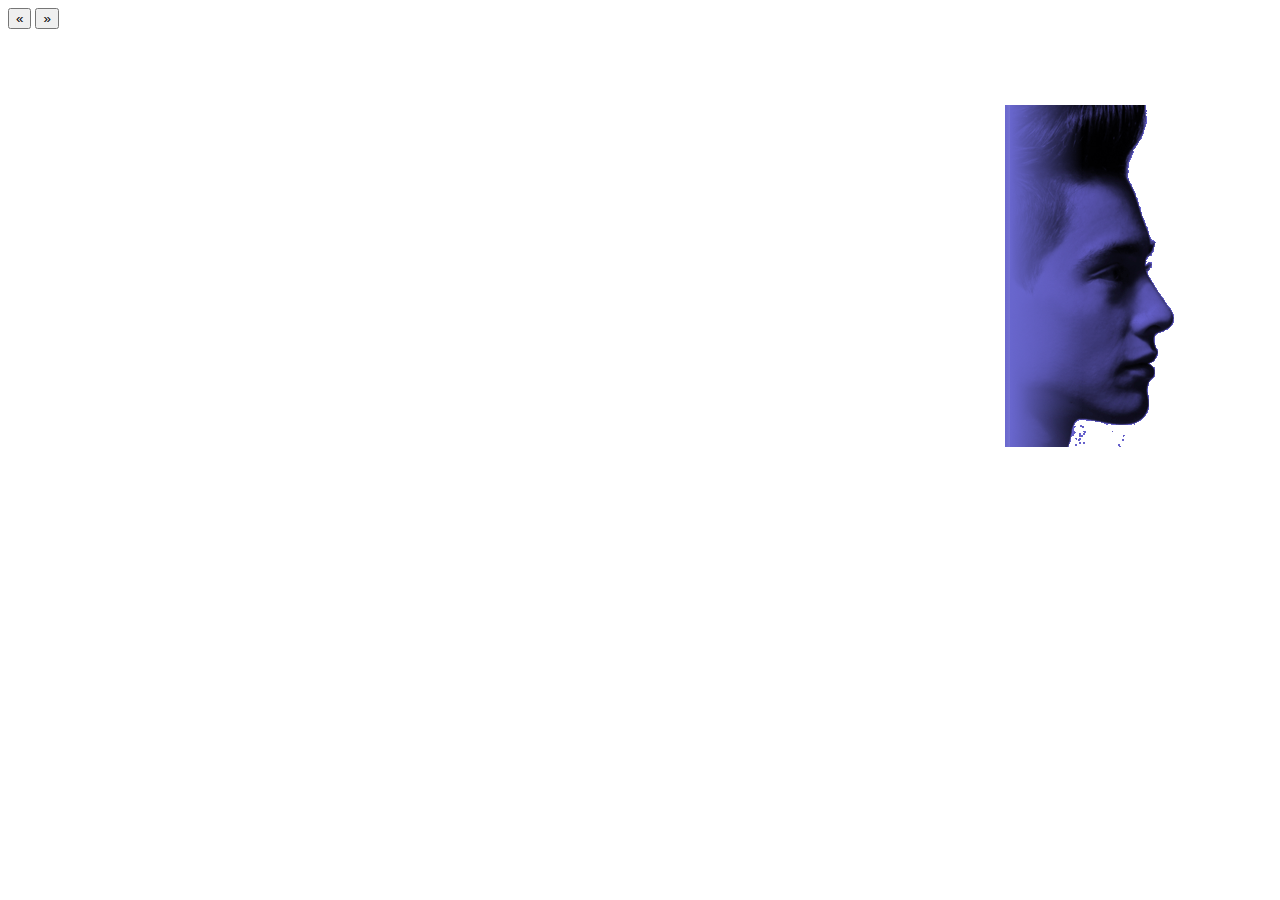
<file: anim.html>
<!doctype html>
<html lang="en">
<head>
  <meta charset="utf-8">
  <title>animate demo</title>
  <style>
.block1 {
    position: absolute;
    top:100px;
    left: 1000px;
    width: 170px;
    height: 342px;
    margin: 5px;
  }
.block1 img {
  position:absolute;
 left:0;
 -webkit-transition: opacity 0.3s ease-in-out;
 -moz-transition: opacity 0.3s ease-in-out;
 -o-transition: opacity 0.3s ease-in-out;
 transition: opacity 0.3s ease-in-out;

}

#img2{
  opacity:0;
}
  </style>
  <script src="https://code.jquery.com/jquery-1.10.2.js"></script>
</head>
<body>

<button id="left">&laquo;</button>
<button id="right">&raquo;</button>
<div class="block1">

<img id="img2" src="images/guy_red.png"><img id="img1" src="images/yo.png">
</div>


<script>
d=1;
$( "#right" ).click(function() {
  $( "#img1" ).css("opacity", "0");
  $( "#img2" ).css("opacity", "1");
});
d+=1;
console.log(d);

$( "#left" ).click(function(){
  $( "#img1" ).css("opacity", "1");
  $( "#img2" ).css("opacity", "0");
});
</script>

</body>
</html>
</file>
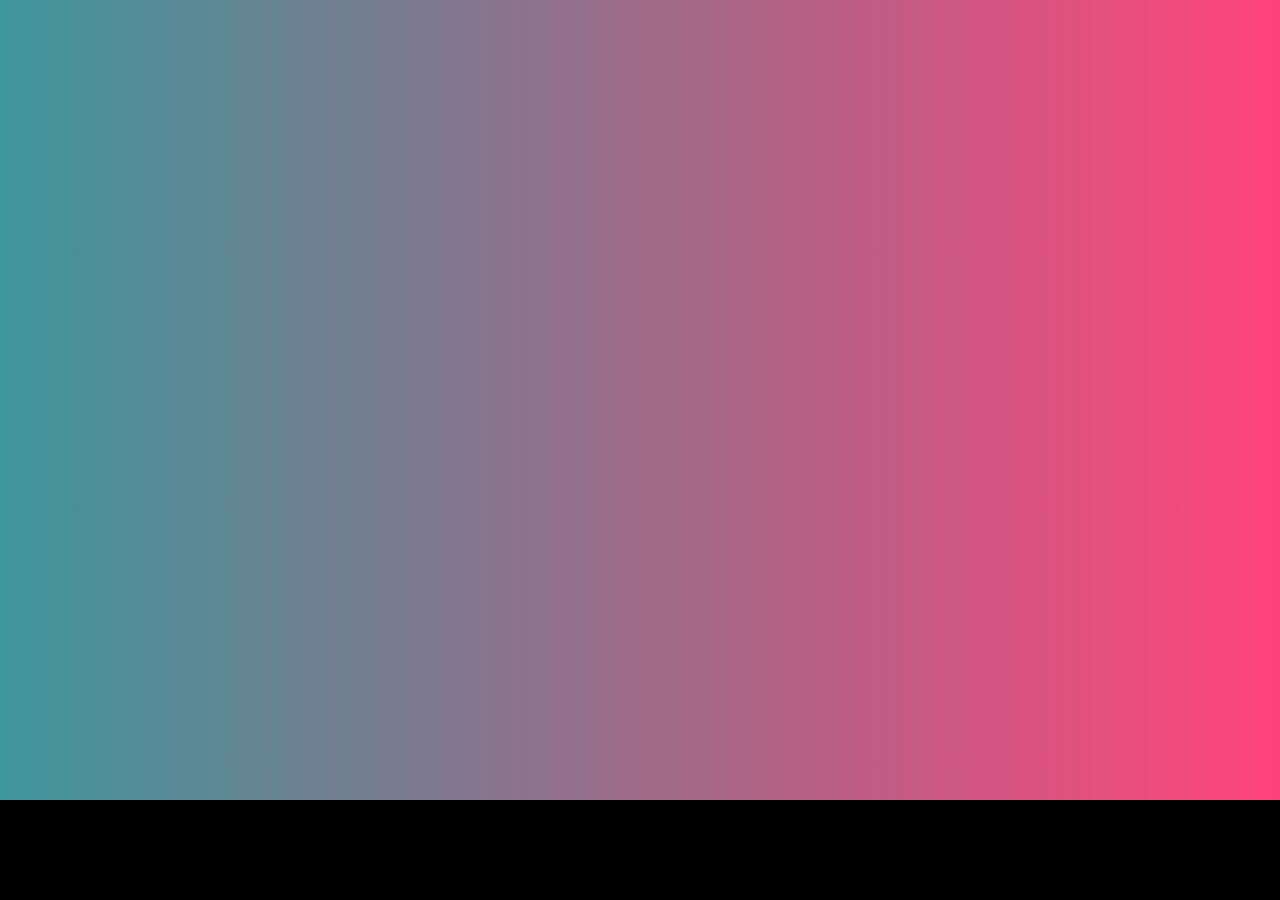
<file: animate.html>
<!DOCTYPE html>
  <head>
    <meta charset="UTF-8">
    <script src="http://cdnjs.cloudflare.com/ajax/libs/jquery/2.0.2/jquery.min.js"></script>
    <script src="animate.js"></script>
    <link rel="stylesheet" type="text/css" href="animate.css"></link>
  </head>
  <body>
    <div id="gradient" />
 </body>
</html>
</file>
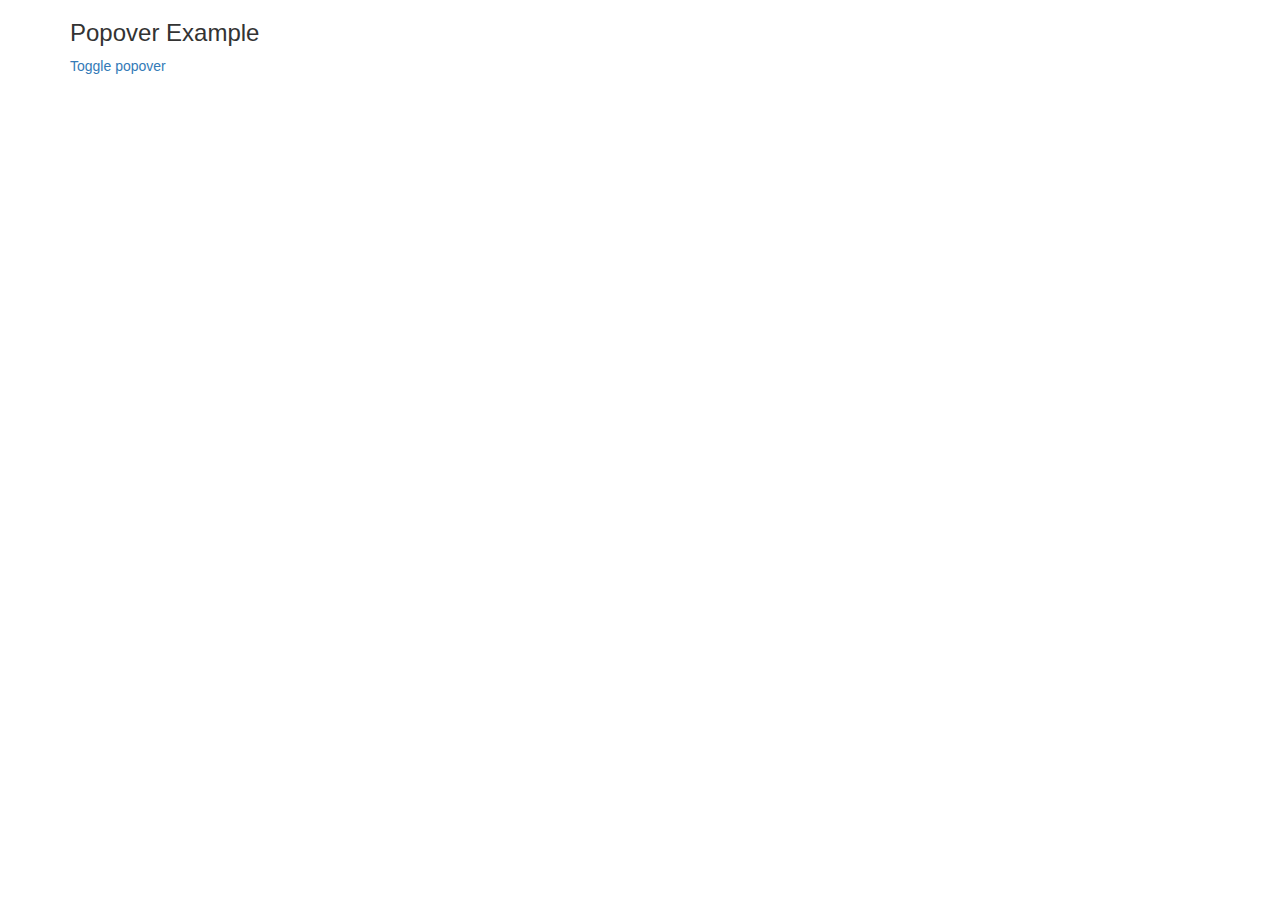
<file: popover.html>
<!DOCTYPE html>
<html lang="en">
<head>
  <title>Bootstrap Example</title>
  <meta charset="utf-8">
  <meta name="viewport" content="width=device-width, initial-scale=1">
  <link rel="stylesheet" href="http://maxcdn.bootstrapcdn.com/bootstrap/3.3.6/css/bootstrap.min.css">
  <script src="https://ajax.googleapis.com/ajax/libs/jquery/1.12.0/jquery.min.js"></script>
  <script src="http://maxcdn.bootstrapcdn.com/bootstrap/3.3.6/js/bootstrap.min.js"></script>
</head>
<body>

<div class="container">
  <h3>Popover Example</h3>
  <a href="#" data-toggle="popover" data-content="Some content inside the popover">Toggle popover</a>
</div>

<script>
$(document).ready(function(){
    $('[data-toggle="popover"]').popover();
});
</script>

</body>
</html>
</file>
<file: css/lisn.css>
#lisn {
     background:#6967CE;
     font-family:'solomon_normalregular';
     overflow-x: hidden;
     transition: background 0.6s ease;
}
#lisnTitle{
     font-size:45px;
     font-family:solomon_sans_boldbold;
     font-weight:800;
     margin-bottom:-10px;

     color:white;
}
#Tagline {
     color:white;
     font-family:solomon_sans_lightregular;
     font-size:36px;
}
.bg {
    position:absolute;
    background-size:cover;
    width:360px;
    z-index:1000;
    margin:0 auto;
}

#dots{
  margin:10px auto;
  width: 300px;
  text-align: center;
  height:40px;
}
.playing {
  width: 5px;
  height: 22px;
  display: inline-block;
  vertical-align: bottom;
  background: rgba(255, 255, 255, 0.7);
  position: relative;
  top:15px;
}
.playing:before, .playing:after {
  content: "";
  width: 5px;
  background: rgba(255, 255, 255, 0.7);
  position: absolute;
  bottom: 0;
}
.playing:before {
  height: 18px;
  left: -8px;
}
.playing:after {
  height: 16px;
  right: -8px;
}
.playing.animated {
  animation: pulse linear 0.7s;
  animation-iteration-count: infinite;
}
.playing.animated:before {
  animation: pulse2 linear 1s;
  animation-iteration-count: infinite;
}
.playing.animated:after {
  animation: pulse3 linear 0.9s;
  animation-iteration-count: infinite;
}

@keyframes pulse {
  0% {
    height: 22px;
    margin-top: 0;
  }
  40% {
    height: 18px;
    margin-top: 0;
  }
  100% {
    height: 16px;
    margin-top: 0;
  }
}
@keyframes pulse2 {
  0% {
    height: 16px;
  }
  40% {
    height: 8px;
  }
  100% {
    height: 22px;
  }
}
@keyframes pulse3 {
  0% {
    height: 12px;
  }
  40% {
    height: 12px;
  }
  100% {
    height: 16px;
  }
}



#img-contain {
    top:132px;
    width:360px;
    overflow:visible;
    height:342px;
    margin:auto;
}
#imgleft{
     margin-left:-114px;
     position:absolute;
     width:170px;
     height:342px;
     overflow:hidden;
}

#imgleft img{
  position:absolute;
  left:0;
  -webkit-transition: opacity 0.6s ease;
  -moz-transition: opacity 0.6s ease;
  -o-transition: opacity 0.6s ease;
  transition: opacity 0.6s ease;
}
#imgright{
     margin-top:0px;
     left:300px;
     width:170px;
     position:absolute;
     height:342px;
     overflow:hidden;
}
#img2,#img3,#img4 {
  opacity:0;
}
#imgright img{
  position:absolute;
  left:0;
  -webkit-transition: opacity 0.6s ease;
  -moz-transition: opacity 0.6s ease;
  -o-transition: opacity 0.6s ease;
  transition: opacity 0.6s ease;
}
#imgr2,#imgr3,#imgr4 {
  opacity:0;
}

.carouse{
      width:240px;
      height:232px;
      overflow:hidden;
      padding:0 auto;
      margin:20px auto;
      background: #fff; /* For browsers that do not support gradients */
      background: -webkit-linear-gradient(transparent,#6967CE); /* For Safari 5.1 to 6.0 */
      background: -o-linear-gradient(transparent,#6967CE); /* For Opera 11.1 to 12.0 */
      background: -moz-linear-gradient(transparent,#6967CE); /* For Firefox 3.6 to 15 */
      background: linear-gradient(transparent,#6967CE); /* Standard syntax (must be last) */
      z-index:100000;
      transition: background 0.6s ease;

}
.carouse-inner {
    width:800px;
    height:200px;
    overflow:hidden;
    margin-left:20px;

}

.pic{
    margin-top:0px;
    width:200px;
    height:200px;
    padding:0 auto;
    display:block;
    float:left;
    background-size:cover;
    position:relative;
    z-index:-100000;
}

.pic img{
    width:inherit;

}

.carouse .song {
     position:absolute;
     width:243px;
     text-align:center;
     top:250px;
     font-family:solomon_sans_boldbold;
     font-weight:600;
     font-size:22px;
     color:white;
     z-index:100;
     background:transparent;
     transition: opacity 0.6s ease;


}
.carouse .artist {
     position:absolute;
     width:243px;
     text-align:center;
     top:280px;
     color:white;
     font-family:'solomon_normalregular';
     font-weight:normal;
     padding:0 auto;
     font-size:11px;
     z-index:1000;
     opacity: 0.7;
     background:transparent;
     transition: opacity 0.6s ease;
      margin-top:
}
#song1{
  opacity:1
}
#artist1{
  opacity:0.7
}
#song2,#artist2{
  opacity:0;
}
#song3,#artist3{
  opacity:0;
}
#song4,#artist4{
  opacity:0;
}


#msgboard{
     margin:auto;
     width:240px;
     height:200px;
     overflow:hidden;
     padding:0px 0px 0px 0px;
     margin:-18px auto;
}

.message {
     margin:4px 6px;
     padding:8px;
     max-width:174px;
     height:auto;
     position:relative;
     font-family: 'solomon_normalregular';
     font-size:12px;
     font-weight:500;
     display:block;
     color:white;
     border-radius:2px;
     transition: top 0.3s ease-in-out;
     top:0;
}

.received{
     float:left;
     background:rgba(0, 0, 0, 0.4);
}

.sent{
     float:right;
     background:rgba(0, 0, 0, 0.4);
     color:rgba(255,255,255,1);
}

#foot1{
     position:relative;
     width:auto;
     margin-top:20px;
     background:rgba(0, 0, 0, 0.7);

}
#beta {
     color:white;
     opacity:1;

     overflow:hidden;
     font-family: 'solomon_sans_lightregular';
     font-size:20px;
}
#betaText{
    float:right;
  padding:39px;
}

#beta-signup {
    color:white;
    overflow:hidden;
    padding:43px 0px 43px 0px;
    font-family: 'solomon_normalregular';
    font-size:24px;
}
#inpt {
    float:left;
    background:white;
    padding:0 auto;
    margin-top:0px;
    border-radius:4px;
    height:47px;
}
#email {
    font-size:12px;
    margin-top:0px;
    font-weight:bold;
    color:black;
    border-radius:4px;
    border:none;
    padding-left:16px;
    width:413px;
    height:40px;
}
#signup {
    height:39px;
    width:100px;
    font-family: 'solomon_sans_boldbold';
    font-size:12px;
    border:none;
    background:#F5A623;
    margin-top:4px;
    margin-right:4px;
    padding-top:10px;
}

.features-row{
  margin-top: 150px;
  text-align: center;
}

.feature-title{
  font-family: 'solomon_sans_boldbold';
  color: white;
  font-size: 30px;
}

.feature-description{
  font-family: 'solomon_normalregular';
  color: white;
  font-size: 18px;
}

@media screen and (min-width:1200px){
                #foot1 {
                  position:relative;
                  margin-top:83px;
                  width:auto;
                  }
}



@media screen and (max-width:1200px){
  .bg {
    margin-left:48px;
      }

  #img-contain {
    margin-left:48px;
  }

  #foot1 {
    position:relative;
    margin-top:83px;
    width:auto;
  }

}

@media screen and (max-width:992px){
  #iphone {
    margin-left:54px;
  }
  #img-contain {
    margin-left:54px;
  }
  #foot1 {
    position:relative;
    margin-top:83px;
    width:auto;
  }
  #betaText{
    margin:0 auto;
    position:relative;
    float:left;
  }
  #inpt {
    width:90%;
    margin-left: 5%;
  }
  #email {
    width:calc(80% - 16px); padding-left:16px ;
  }

  #signup{
    width:20%;
    margin-top:4px;
    margin-right: 4px;
  }

  .feature{
      padding-top: 50px;
  }
}



@media screen  and (max-width:768px){

  .maincontent{
    position:relative;
    width:500px;
    overflow:visible;
    margin:0 auto;
  }
  #dots{
    margin-bottom:20px;
  }
  #carouse {
    margin:20px auto;
  }

  #iphone {
    margin-left:54px;
    margin-top:-10px;
  }

  #img-contain {
    margin-top:0px;
    margin-left:54px;
  }

  #foot1 {
    position:relative;
    margin-top:83px;
    width:auto;
  }
}

@media screen and (max-width:500px)
  {
      .maincontent{
  position:absolute;
  width:375px;
  overflow:visible;
  margin:0px auto;
}

.bg {
  top:0px;position:absolute
}

#lisnTitle{
    font-size:45px;
    font-family:solomon_sans_boldbold;
    font-weight:800;
    margin-bottom:-10px;
    color:white;
    margin-top:20px;
}
#Tagline {
    color:white;
    font-family:solomon_sans_lightregular;
    font-size:24px;
    margin-top:10px;
}
#dots {
  margin-bottom:30px;
}
#iphone{
  margin-top:0px;
  margin-left:-8px;
  overflow:visible;
}

.carouse {

  margin:20px auto;
}

#img-contain {
    margin-left:10px;
    width:375px;
    overflow:visible;
    left:0px;
    right:0px;
}
.carouse .song {
  top:250px;
}
.carouse .artist {
  top:275px;
}


#foot1{
  position:relative; width:auto;   margin-top:83px;
}

#beta{

    font-family:'solomon_sans_lightregular';
    font-size:16px;

}

#beta-signup {
    color:white;
    overflow:hidden;
    padding:21px 25px 43px 20px;
    font-family: 'solomon_normalregular';
    font-size:24px;
}

#email {
    width:calc(80% - 16px); padding-left:16px;
}

.playing{
  top:25px;
}

}





@media screen and (max-width:320px) {
#iphone {
  margin-left:-30px;
}
#img-contain{
  display:none;
}
.carouse {
margin-left:30px;
}
#msgboard {
  margin-left:30px;
}
#foot1{
  margin-top:83px;
}
}



@media screen and (width:375px) {

#iphone {
  margin-left:-10px;
}


#img-contain{
  display:block;
  margin-left:8px;
  z-index:10000000;
}



.carouse {
  margin-left:50px;
  height:240px;
}

#msgboard {
  margin-left:50px;
}
#beta-signup{
  padding:10px;
  padding-bottom: 30px;
}
#betaText{
  font-family: 'solomon_sans_lightregular';
  font-size: 18px;
  width:100%;
  padding-bottom:10px;
  padding-top:20px;
}
#inpt {
  width:90%;
  margin-left: 5%;
}
#email {
  width:calc(70% - 16px); padding-left:16px ;
}

#signup{
  width:30%;
  margin-top:4px;
  margin-right: 4px;
  padding-top: 8px;
}

#foot1{
  margin-top:83px;
  margin-bottom:0px;
}

.features-row{
  margin-top: 100px;
}

}
</file>
<file: fonts/stylesheet.css>
/* Generated by Font Squirrel (http://www.fontsquirrel.com) on March 26, 2016 */



@font-face {
    font-family: 'solomonregular';
    src: url('solomon_-_book-webfont.eot');
    src: url('solomon_-_book-webfont.eot?#iefix') format('embedded-opentype'),
         url('solomon_-_book-webfont.woff2') format('woff2'),
         url('solomon_-_book-webfont.woff') format('woff'),
         url('solomon_-_book-webfont.ttf') format('truetype'),
         url('solomon_-_book-webfont.svg#solomonregular') format('svg');
    font-weight: normal;
    font-style: normal;

}




@font-face {
    font-family: 'solomon_normalregular';
    src: url('solomon_normal-webfont.eot');
    src: url('solomon_normal-webfont.eot?#iefix') format('embedded-opentype'),
         url('solomon_normal-webfont.woff2') format('woff2'),
         url('solomon_normal-webfont.woff') format('woff'),
         url('solomon_normal-webfont.ttf') format('truetype'),
         url('solomon_normal-webfont.svg#solomon_normalregular') format('svg');
    font-weight: normal;
    font-style: normal;

}




@font-face {
    font-family: 'solomon_sans_boldbold';
    src: url('solomonsans-bold-webfont.eot');
    src: url('solomonsans-bold-webfont.eot?#iefix') format('embedded-opentype'),
         url('solomonsans-bold-webfont.woff2') format('woff2'),
         url('solomonsans-bold-webfont.woff') format('woff'),
         url('solomonsans-bold-webfont.ttf') format('truetype'),
         url('solomonsans-bold-webfont.svg#solomon_sans_boldbold') format('svg');
    font-weight: normal;
    font-style: normal;

}




@font-face {
    font-family: 'solomon_sans_lightregular';
    src: url('solomonsans-light-webfont.eot');
    src: url('solomonsans-light-webfont.eot?#iefix') format('embedded-opentype'),
         url('solomonsans-light-webfont.woff2') format('woff2'),
         url('solomonsans-light-webfont.woff') format('woff'),
         url('solomonsans-light-webfont.ttf') format('truetype'),
         url('solomonsans-light-webfont.svg#solomon_sans_lightregular') format('svg');
    font-weight: normal;
    font-style: normal;

}




@font-face {
    font-family: 'solomon_sans_normalregular';
    src: url('solomonsans-normal-webfont.eot');
    src: url('solomonsans-normal-webfont.eot?#iefix') format('embedded-opentype'),
         url('solomonsans-normal-webfont.woff2') format('woff2'),
         url('solomonsans-normal-webfont.woff') format('woff'),
         url('solomonsans-normal-webfont.ttf') format('truetype'),
         url('solomonsans-normal-webfont.svg#solomon_sans_normalregular') format('svg');
    font-weight: normal;
    font-style: normal;

}
</file>
